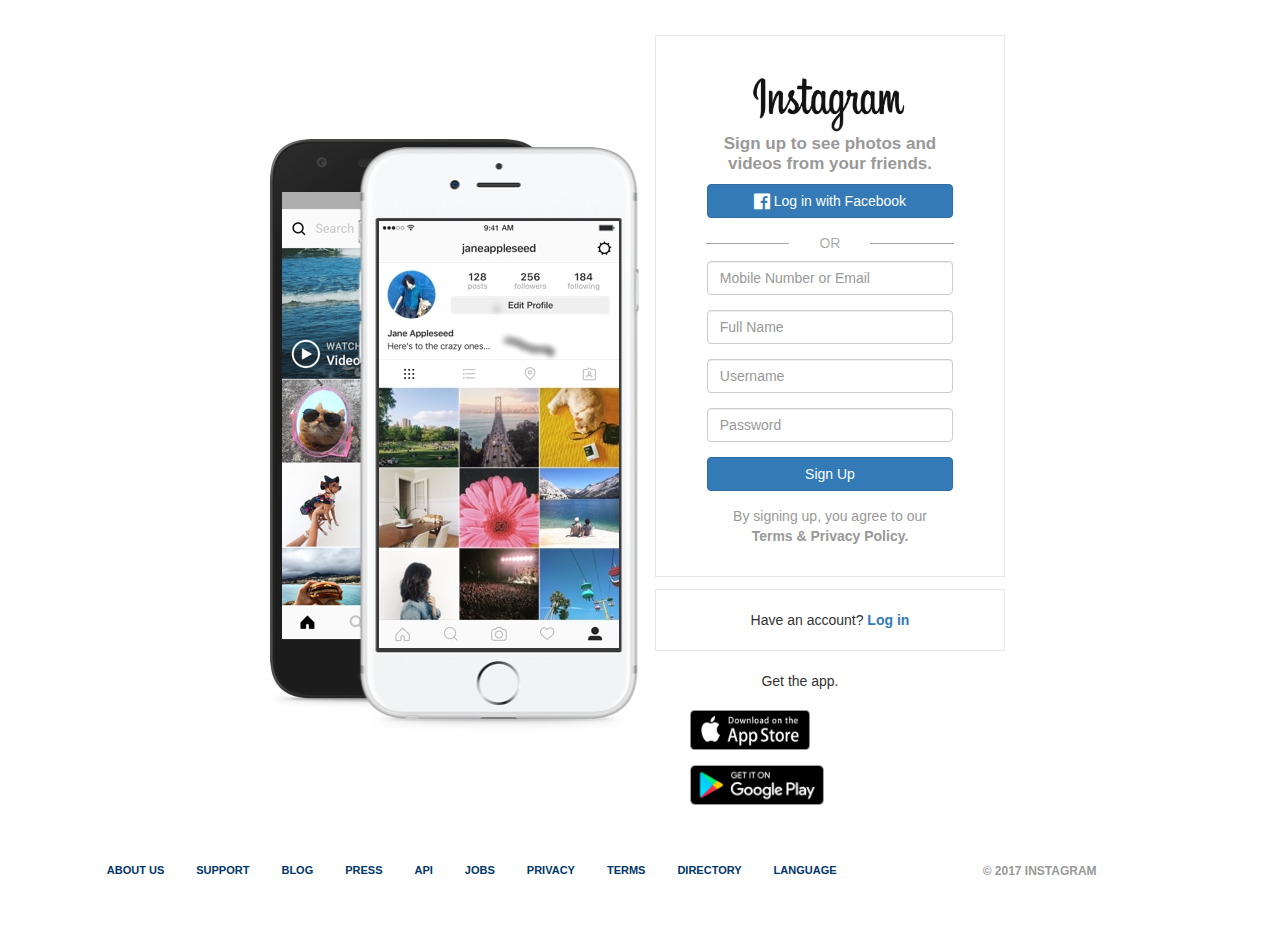
<file: index.html>
<!DOCTYPE html>
<html>
<head>
  <title>Instagram</title>
  <meta name="viewport" content="width=device-width, initial-scale=1">
    <link href="http://netdna.bootstrapcdn.com/bootstrap/3.2.0/css/bootstrap.min.css" rel="stylesheet">
    <style type="text/css"></style>
    <script src="http://code.jquery.com/jquery-1.11.1.min.js"></script>
    <script src="http://netdna.bootstrapcdn.com/bootstrap/3.2.0/js/bootstrap.min.js"></script>
    <script src="http://ajax.googleapis.com/ajax/libs/jquery/1.12.4/jquery.min.js"></script>
    <script src="https://maxcdn.bootstrapcdn.com/bootstrap/3.3.7/js/bootstrap.min.js"></script>
    <link rel="stylesheet" type="text/css" href="styles.css">
    <link href="https://maxcdn.bootstrapcdn.com/font-awesome/4.7.0/css/font-awesome.min.css" rel="stylesheet">
</head>

  <body>
     <div class="container">
         <div class="row">
               <div class="col-md-8 col-xs-12">
                    <div class="img2">
                     <img src="images/app.png" alt="Instagram" class="center-block">
                    </div>
               </div>

              
              <div class="col-md-4 col-xs-12">  
                    <div id="box" class="border">
                    <img src="images/ins.png" alt="Instagram" style="width:160px;height:60px;"> 
                  
                    <div class="font"> 
                     <p><b>Sign up to see photos and videos from your friends.</b></p>
                    </div>  

                          <form>
                            <div class="form-group">
                              <a class="btn btn-primary btn-block" href="#"><i class="fa fa-facebook-official fa-lg"></i> Log in with Facebook</a>
                             
                            </div>
                          

                              <div class="hr-sect">OR</div>

                              <div class="form-group">
                               <input type="email" class="form-control" id="exampleInputEmail1" placeholder="Mobile Number or Email">
                              </div>

                              <div class="form-group">
                                <input type="name" class="form-control" id="exampleInputPassword1" placeholder="Full Name">
                              </div>

                              <div class="form-group">
                                <input type="name" class="form-control" id="exampleInputPassword1" placeholder="Username">
                              </div>

                              <div class="form-group">
                                <input type="password" class="form-control" id="exampleInputPassword1" placeholder="Password">
                              </div>

                              <div class="form-group">
                                 <button type="submit" class="btn btn-primary btn-block">Sign Up</button>
                              </div>

                              <div class="checkbox">
                                <p>By signing up, you agree to our <b>Terms & Privacy Policy.</b></p>
                              </div>   
                            </form>  
                          </div>
                               <div id="box1" class="border">
                                Have an account? <a href="#"><b>Log in</b></a>
                              </div>

                             <div><p style="text-align: center;">Get the app.</p></div>

                            <div class="apps">
                              <img class="app" src="images/apps.png" alt="Apps Store">
                              <img class="go" src="images/google.png" alt="Google">
                            </div>
                       </div>

                       <div class="col-md-12">
                           <ul class="nav nav-pills pull-right">
                            <li role="presentation" ><a href="#">ABOUT US</a></li>
                            <li role="presentation"><a href="#">SUPPORT</a></li>
                            <li role="presentation"><a href="#">BLOG</a></li>
                            <li role="presentation" ><a href="#">PRESS</a></li>
                            <li role="presentation"><a href="#">API</a></li>
                            <li role="presentation"><a href="#">JOBS</a></li>
                            <li role="presentation" ><a href="#">PRIVACY</a></li>
                            <li role="presentation"><a href="#">TERMS</a></li>
                            <li role="presentation"><a href="#">DIRECTORY</a></li>
                            <li role="presentation"><a href="#">LANGUAGE</a></li>
                            <p>&copy; 2017 INSTAGRAM </p>
                          </ul>

                      </div>                         
              
              </div>
          </div>   
    
  </body>
</html>
</file>
<file: styles.css>
.container {
    float: left;
    width: 75%;
    display: block;
    height: auto;
}
.img2 {
    /*width:80%;
    height:618px;
    float: right;
    margin-top: 20%;
    padding-left: 8%;
    margin-right: -8%;*/
/*
margin-left: -35px;
margin-right: -15px;*/

max-width: 100%;
height: auto; 
display: inline-block;
margin-top: 20%;
margin-left: 35%;
}

.col-md-4 img {
    margin-top: 6%;
}

.border {
    margin: 0 0 20px;
    padding: 20px;
    width: 350px;
    text-align: center;
     margin-top: 12%;
}

#box {
      border: 1px solid #e6e6e6;
}

#box1 {
    border: 1px solid #e6e6e6; 
      margin-top: -3%;
}
.font {
    font-size: 17px;
    line-height: 20px;
    margin: 0 40px 10px;
    text-align: center;
        color: #999;
    font-weight: 600;
    }

.btn-fb{
    color: #fff;
    background-color:#428bca;
    width: 120%;
}

.form-group {

    width: 90%;
    padding-left: 10%;
}
.hr-sect {
    display: flex;
    flex-basis: 100%;
    align-items: center;
    color: rgba(0, 0, 0, 0.35);
    margin: 8px 0px;
}
.hr-sect::before,
.hr-sect::after {
    content: "";
    flex-grow: 3;
    background: rgba(0, 0, 0, 0.35);
    height: 1px;
    font-size: 0px;
    line-height: 0px;
    margin: 0px 30px;
}

.checkbox {
    font-size: 14px;
    line-height: 20px;
    margin: 0 40px 10px;
    text-align: center;
        color: #999;
   /* font-weight: 600;*/

}

.apps {
    margin-top: -2%;
    padding-left: 12%;
}
.app {
    width: 120px;
    height: 40px;
}

.go {
    width: 134.28px;
    height: 40px;
}

/*.nav-pills {
    float: right;
    padding: 0;
    width: 625.89px;
    height: 25px;
    margin-right: 16px;
}*/

.col-md-12  {
    margin-top: 5%;
    font-weight: bold;
    font-size: 11px;
    margin-left: 8%; 
    /*padding-left: 5em;*/
   /* white-space:pre;*/
   display: -webkit-flex; 
  word-spacing: -10%;
   margin-bottom: 5%;

}

.col-md-12 .nav a{
    color: #003569;
}

.col-md-12 p {
    float: right;
    margin-top: 10px;
    font-size: 12px;
    /*font-weight: bold;*/
   /*  word-spacing: 20%;*/
     margin-right: -15%;
      color: #999;

}
</file>
